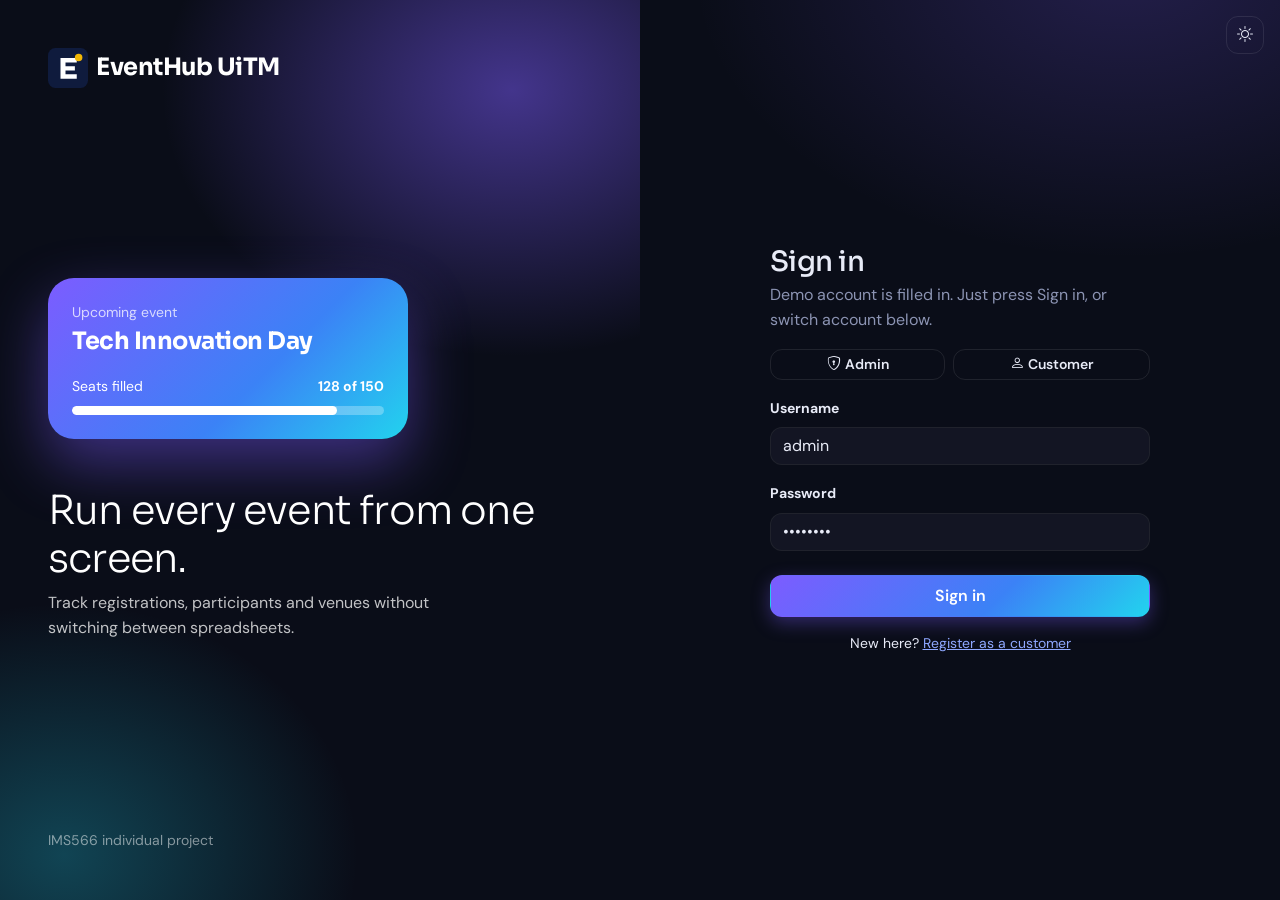
<file: index.html>
<!DOCTYPE html>
<html lang="en">
<head>
<!-- PAGE: Login -->
<meta charset="utf-8"><meta name="viewport" content="width=device-width,initial-scale=1">
<title>Login | EventHub UiTM</title>
<link rel="icon" type="image/svg+xml" href="assets/icons/favicon.svg">
<link rel="icon" type="image/png" sizes="32x32" href="assets/icons/favicon-32.png">
<link rel="apple-touch-icon" href="assets/icons/apple-touch-icon.png">
<link href="https://cdn.jsdelivr.net/npm/bootstrap@5.3.3/dist/css/bootstrap.min.css" rel="stylesheet">
<link href="https://cdn.jsdelivr.net/npm/bootstrap-icons@1.11.3/font/bootstrap-icons.min.css" rel="stylesheet">
<link href="https://fonts.googleapis.com/css2?family=Sora:wght@500;600;700;800&family=DM+Sans:wght@400;500;700&family=Inter:wght@500;600;700&display=swap" rel="stylesheet">
<link href="css/style.css" rel="stylesheet">
<script src="js/theme.js"></script>
</head>
<body>
<div class="row g-0 min-vh-100">
  <!-- Left panel (hidden on phone) -->
  <div class="col-md-6 login-side d-none d-md-flex flex-column justify-content-between p-5">
    <div class="d-flex align-items-center gap-2"><img src="assets/icons/favicon.svg" width="40" height="40" alt=""><span class="brand fs-4">EventHub UiTM</span></div>
    <div>
      <div class="demo-wallet mb-5"><div class="small opacity-75">Upcoming event</div><div class="brand fs-4 mb-3">Tech Innovation Day</div>
        <div class="d-flex justify-content-between small mb-2"><span>Seats filled</span><strong>128 of 150</strong></div><div class="mprog"><span style="--w:85%"></span></div></div>
      <h1 class="display-6 mb-2">Run every event from one screen.</h1>
      <p class="mb-0 opacity-75" style="max-width:40ch">Track registrations, participants and venues without switching between spreadsheets.</p>
    </div>
    <div class="small opacity-50">IMS566 individual project</div>
  </div>
  <!-- Login form: demo account is already filled in, just press Sign in -->
  <div class="col-md-6 d-flex align-items-center justify-content-center p-4 position-relative">
    <button class="btn btn-outline-secondary btn-icon position-absolute top-0 end-0 m-3" onclick="toggleTheme()" aria-label="Toggle dark mode" title="Dark / light mode"><i class="bi bi-moon-stars t-light"></i><i class="bi bi-sun t-dark"></i></button>
    <form id="lf" class="w-100" style="max-width:380px" novalidate>
      <img class="d-md-none mb-3" src="assets/icons/favicon.svg" width="44" alt="">
      <h2 class="h3 mb-1">Sign in</h2>
      <p class="text-body-secondary mb-3">Demo account is filled in. Just press Sign in, or switch account below.</p>
      <div class="d-flex gap-2 mb-3"><button type="button" class="btn btn-sm btn-outline-secondary flex-fill" onclick="fill('admin', 'admin123')"><i class="bi bi-shield-lock me-1"></i>Admin</button><button type="button" class="btn btn-sm btn-outline-secondary flex-fill" onclick="fill('customer', 'customer123')"><i class="bi bi-person me-1"></i>Customer</button></div>
      <div class="alert alert-danger d-none" id="err" role="alert">Wrong username or password. Try again, or <a href="register.html" class="alert-link">create a customer account</a>.</div>
      <div class="mb-3"><label class="form-label fw-bold small" for="user">Username</label><input id="user" class="form-control" autocomplete="username" value="admin" required></div>
      <div class="mb-4"><label class="form-label fw-bold small" for="pass">Password</label><input id="pass" type="password" class="form-control" autocomplete="current-password" value="admin123" required></div>
      <button class="btn btn-primary w-100 py-2">Sign in</button>
      <p class="text-center small mt-3 mb-0">New here? <a href="register.html">Register as a customer</a></p>
    </form>
  </div>
</div>
<script src="js/data.js"></script><script src="js/login.js"></script>
</body>
</html>
</file>
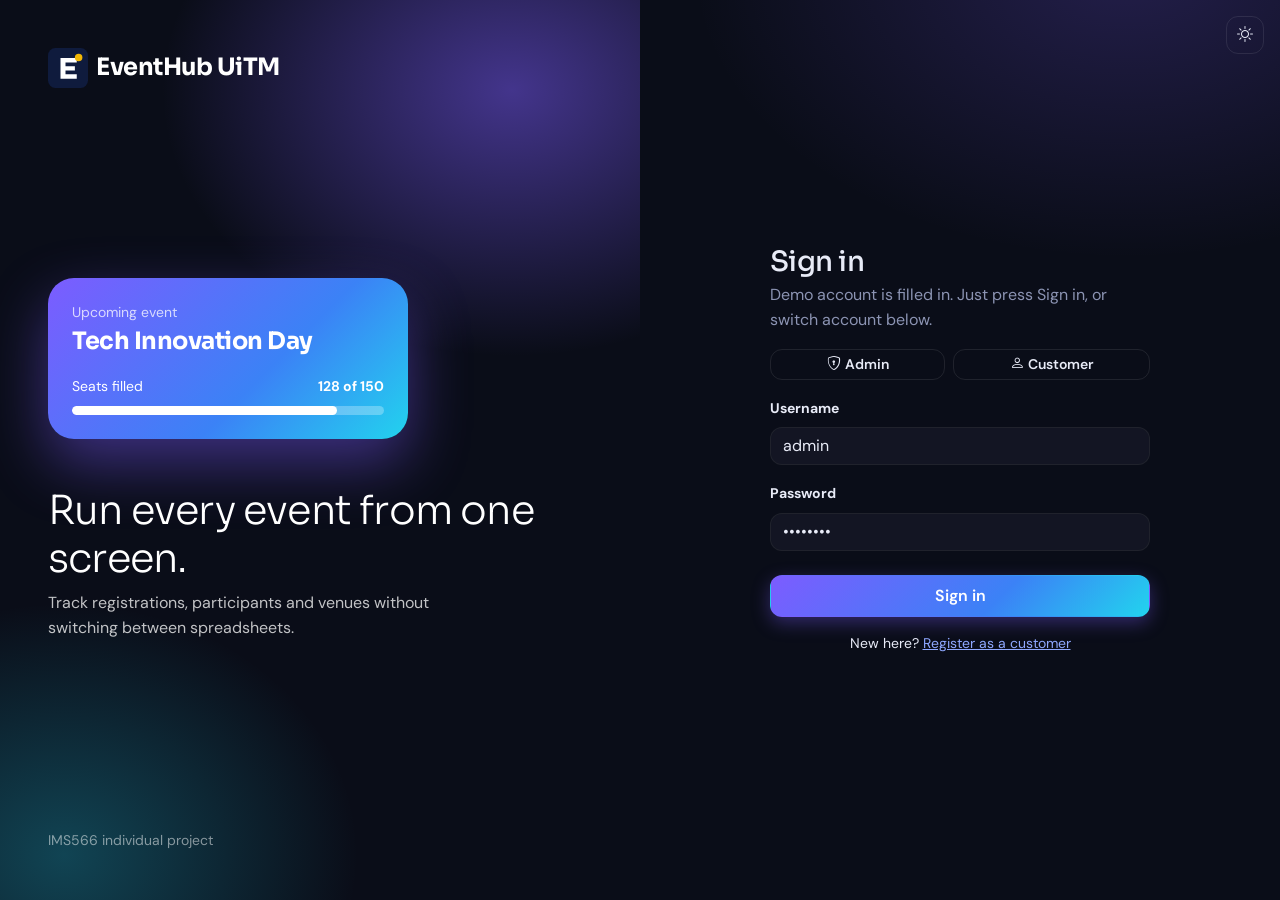
<file: event-details.html>
<!DOCTYPE html>
<html lang="en">
<head>
<!-- PAGE: Event details -->
<meta charset="utf-8"><meta name="viewport" content="width=device-width,initial-scale=1">
<title>Event details | EventHub UiTM</title>
<link rel="icon" type="image/svg+xml" href="assets/icons/favicon.svg">
<link rel="icon" type="image/png" sizes="32x32" href="assets/icons/favicon-32.png">
<link rel="apple-touch-icon" href="assets/icons/apple-touch-icon.png">
<link href="https://cdn.jsdelivr.net/npm/bootstrap@5.3.3/dist/css/bootstrap.min.css" rel="stylesheet">
<link href="https://cdn.jsdelivr.net/npm/bootstrap-icons@1.11.3/font/bootstrap-icons.min.css" rel="stylesheet">
<link href="https://fonts.googleapis.com/css2?family=Sora:wght@500;600;700;800&family=DM+Sans:wght@400;500;700&family=Inter:wght@500;600;700&display=swap" rel="stylesheet">
<link href="css/style.css" rel="stylesheet">
<script src="js/theme.js"></script>
</head>
<body data-page="events">
<!-- SIDEBAR (built by js/app.js) -->
<div id="nav"></div>
<!-- MAIN CONTENT -->
<main class="container py-4">
<div class="d-flex flex-wrap gap-2 mb-4" id="actions"></div>
<div id="d"></div>
</main>
<!-- FOOTER (built by js/app.js) -->
<div id="foot"></div>
<!-- SCRIPTS -->
<script src="https://cdn.jsdelivr.net/npm/bootstrap@5.3.3/dist/js/bootstrap.bundle.min.js"></script>
<script src="js/data.js"></script><script src="js/app.js"></script><script src="js/event-details.js"></script>
</body>
</html>
</file>
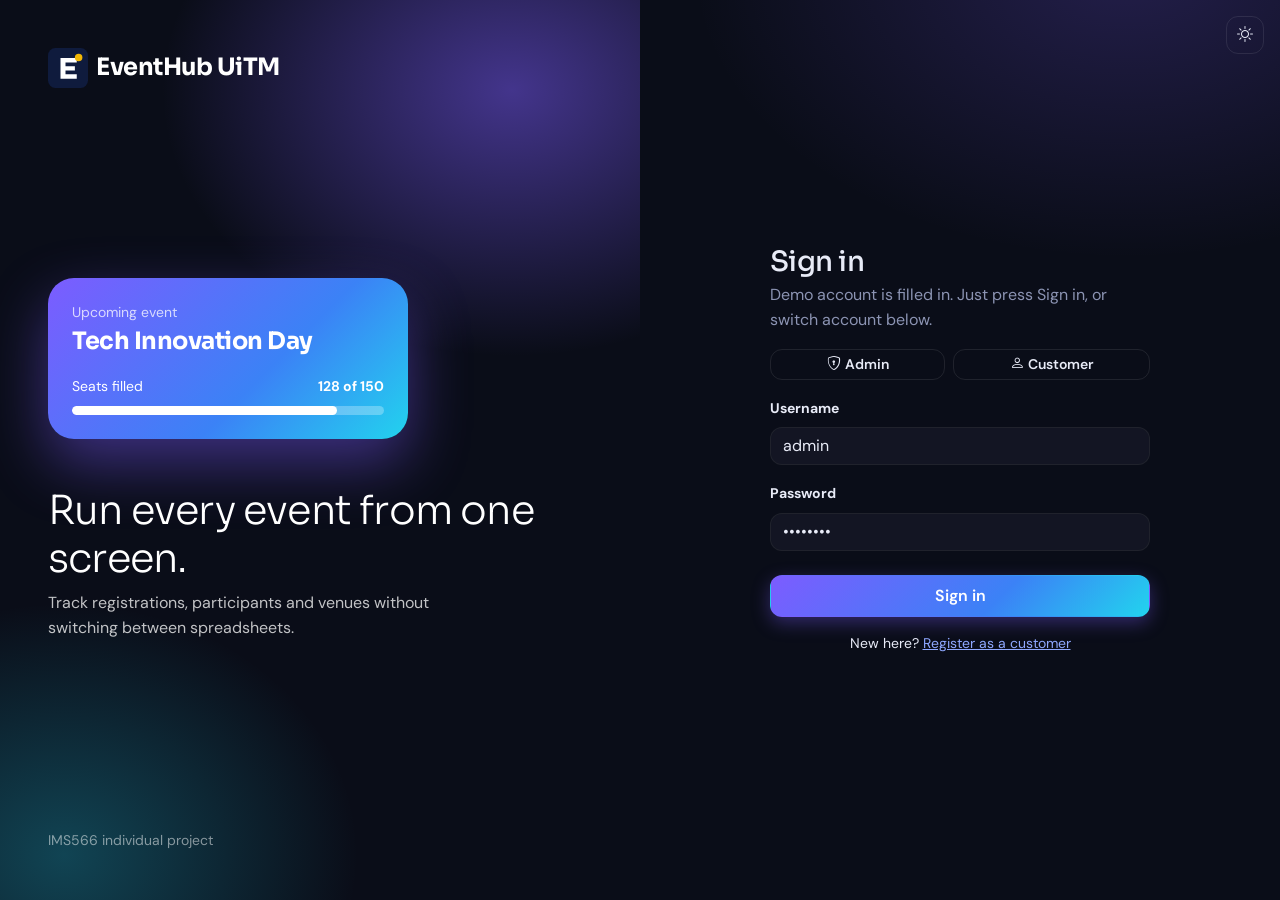
<file: events.html>
<!DOCTYPE html>
<html lang="en">
<head>
<!-- PAGE: Events -->
<meta charset="utf-8"><meta name="viewport" content="width=device-width,initial-scale=1">
<title>Events | EventHub UiTM</title>
<link rel="icon" type="image/svg+xml" href="assets/icons/favicon.svg">
<link rel="icon" type="image/png" sizes="32x32" href="assets/icons/favicon-32.png">
<link rel="apple-touch-icon" href="assets/icons/apple-touch-icon.png">
<link href="https://cdn.jsdelivr.net/npm/bootstrap@5.3.3/dist/css/bootstrap.min.css" rel="stylesheet">
<link href="https://cdn.jsdelivr.net/npm/bootstrap-icons@1.11.3/font/bootstrap-icons.min.css" rel="stylesheet">
<link href="https://fonts.googleapis.com/css2?family=Sora:wght@500;600;700;800&family=DM+Sans:wght@400;500;700&family=Inter:wght@500;600;700&display=swap" rel="stylesheet">
<link href="css/style.css" rel="stylesheet">
<script src="js/theme.js"></script>
</head>
<body data-page="events">
<!-- SIDEBAR (built by js/app.js) -->
<div id="nav"></div>
<!-- MAIN CONTENT -->
<main class="container py-4">
<div class="sbar d-flex flex-wrap align-items-center gap-2 mb-4">
  <select id="by" class="form-select" data-all="Search events, categories, venues or dates" onchange="byChange()"><option value="all">All fields</option><option value="name">Event name</option><option value="category">Category</option><option value="date">Date</option><option value="venue">Venue</option></select>
  <div class="position-relative flex-grow-1" style="min-width:200px"><i class="bi bi-search search-ico"></i><input id="q" type="text" class="form-control ps-5" placeholder="Search events, categories, venues or dates" oninput="render()"></div>
  <div id="vtWrap"></div><button class="btn btn-primary admin-only" onclick="crd.add()"><i class="bi bi-plus-lg me-1"></i> Add event</button>
</div>
<div id="list"></div>
</main>
<!-- FOOTER (built by js/app.js) -->
<div id="foot"></div>
<!-- SCRIPTS -->
<script src="https://cdn.jsdelivr.net/npm/bootstrap@5.3.3/dist/js/bootstrap.bundle.min.js"></script>
<script src="js/data.js"></script><script src="js/app.js"></script><script src="js/crud.js"></script><script src="js/events.js"></script>
</body>
</html>
</file>
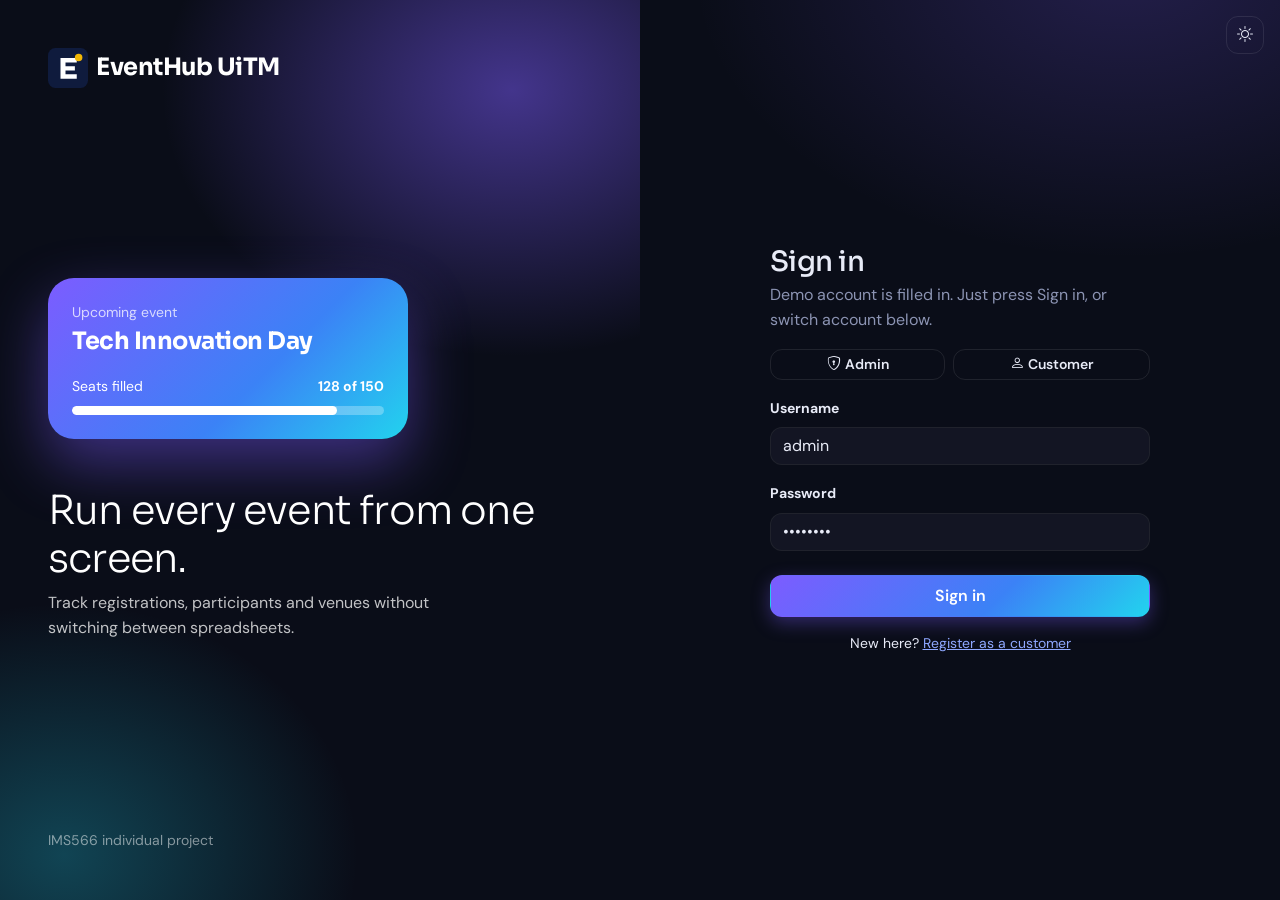
<file: participants.html>
<!DOCTYPE html>
<html lang="en">
<head>
<!-- PAGE: Participants (admin) / My registrations (customer) -->
<meta charset="utf-8"><meta name="viewport" content="width=device-width,initial-scale=1">
<title>Participants | EventHub UiTM</title>
<link rel="icon" type="image/svg+xml" href="assets/icons/favicon.svg">
<link rel="icon" type="image/png" sizes="32x32" href="assets/icons/favicon-32.png">
<link rel="apple-touch-icon" href="assets/icons/apple-touch-icon.png">
<link href="https://cdn.jsdelivr.net/npm/bootstrap@5.3.3/dist/css/bootstrap.min.css" rel="stylesheet">
<link href="https://cdn.jsdelivr.net/npm/bootstrap-icons@1.11.3/font/bootstrap-icons.min.css" rel="stylesheet">
<link href="https://fonts.googleapis.com/css2?family=Sora:wght@500;600;700;800&family=DM+Sans:wght@400;500;700&family=Inter:wght@500;600;700&display=swap" rel="stylesheet">
<link href="css/style.css" rel="stylesheet">
<script src="js/theme.js"></script>
</head>
<body data-page="participants">
<!-- SIDEBAR (built by js/app.js) -->
<div id="nav"></div>
<!-- MAIN CONTENT -->
<main class="container py-4">
<div class="sbar d-flex flex-wrap align-items-center gap-2 mb-4">
  <select id="by" class="form-select" data-all="Search ID, name, event, date or status" onchange="byChange()"><option value="all">All fields</option><option value="id">ID</option><option value="name">Name</option><option value="event">Event</option><option value="date">Date</option><option value="status">Status</option></select>
  <div class="position-relative flex-grow-1" style="min-width:200px"><i class="bi bi-search search-ico"></i><input id="q" type="text" class="form-control ps-5" placeholder="Search ID, name, event, date or status" oninput="render()"></div>
  <button class="btn btn-primary admin-only" onclick="crd.add()"><i class="bi bi-plus-lg me-1"></i> Add participant</button>
</div>
<div class="sec-head"><span class="sh-no"></span><span class="sh-ico"><i class="bi bi-people"></i></span><div class="sh-text"><h2 id="ttl">Registrations</h2><p><span id="pnote">All registrations</span></p></div><span class="sh-count" id="pcount">0</span><span class="sh-line"></span></div>
<div class="card overflow-hidden"><div class="table-responsive"><table class="table table-hover align-middle mb-0"><thead><tr id="thead"></tr></thead><tbody id="rows"></tbody></table></div></div>
</main>
<!-- FOOTER (built by js/app.js) -->
<div id="foot"></div>
<!-- SCRIPTS -->
<script src="https://cdn.jsdelivr.net/npm/bootstrap@5.3.3/dist/js/bootstrap.bundle.min.js"></script>
<script src="js/data.js"></script><script src="js/app.js"></script><script src="js/crud.js"></script><script src="js/participants.js"></script>
</body>
</html>
</file>
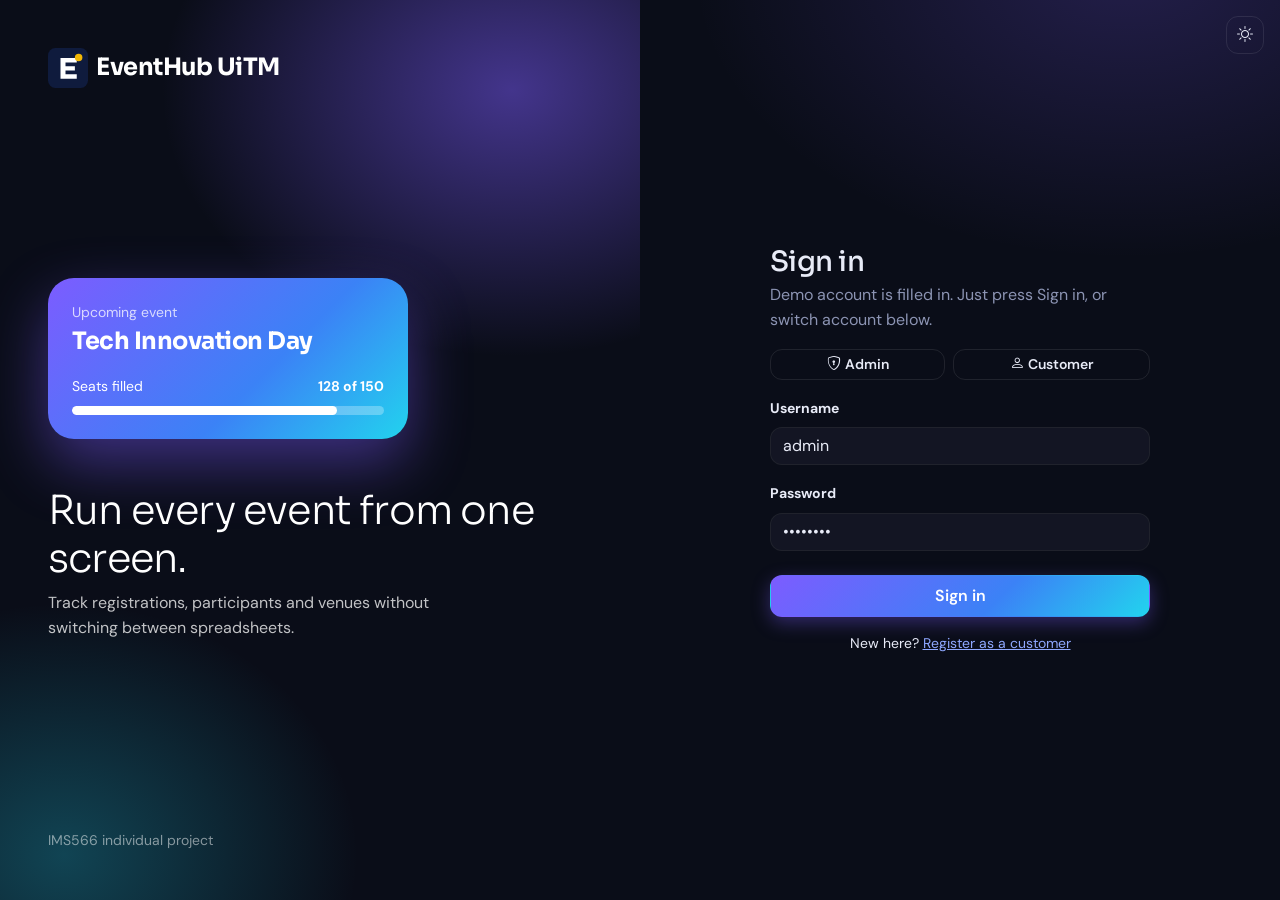
<file: profile.html>
<!DOCTYPE html>
<html lang="en">
<head>
<!-- PAGE: Profile -->
<meta charset="utf-8"><meta name="viewport" content="width=device-width,initial-scale=1">
<title>Profile | EventHub UiTM</title>
<link rel="icon" type="image/svg+xml" href="assets/icons/favicon.svg">
<link rel="icon" type="image/png" sizes="32x32" href="assets/icons/favicon-32.png">
<link rel="apple-touch-icon" href="assets/icons/apple-touch-icon.png">
<link href="https://cdn.jsdelivr.net/npm/bootstrap@5.3.3/dist/css/bootstrap.min.css" rel="stylesheet">
<link href="https://cdn.jsdelivr.net/npm/bootstrap-icons@1.11.3/font/bootstrap-icons.min.css" rel="stylesheet">
<link href="https://fonts.googleapis.com/css2?family=Sora:wght@500;600;700;800&family=DM+Sans:wght@400;500;700&family=Inter:wght@500;600;700&display=swap" rel="stylesheet">
<link href="css/style.css" rel="stylesheet">
<script src="js/theme.js"></script>
</head>
<body data-page="profile">
<!-- SIDEBAR (built by js/app.js) -->
<div id="nav"></div>
<!-- MAIN CONTENT -->
<main class="container py-4">
<div class="row g-3">
  <div class="col-lg-7">
    <div class="sec-head"><span class="sh-no"></span><span class="sh-ico"><i class="bi bi-person-gear"></i></span><div class="sh-text"><h2>Account settings</h2><p>Update your name, email and phone</p></div><span class="sh-line"></span></div>
    <div class="card"><div class="card-body p-4"><div class="d-flex align-items-center gap-3 mb-4"><div class="avatar" id="av"></div><div class="small text-body-secondary">Shown on your dashboard greeting.</div></div>
    <form id="pf" novalidate>
      <div class="mb-3"><label class="form-label fw-bold small" for="pn">Name</label><input id="pn" class="form-control" required></div>
      <div class="mb-3"><label class="form-label fw-bold small" for="pe">Email</label><input id="pe" type="email" class="form-control" required></div>
      <div class="mb-3"><label class="form-label fw-bold small" for="pph">Phone number</label><input id="pph" type="tel" class="form-control" pattern="[0-9 +\-]{9,15}" placeholder="012-3456789" required><div class="invalid-feedback">Enter a valid phone number, for example 012-3456789.</div></div>
      <div class="mb-3"><label class="form-label fw-bold small" for="pr">Role</label><input id="pr" class="form-control" readonly></div>
      <button class="btn btn-primary">Save profile</button></form></div></div>
  </div>
  <div class="col-lg-5">
    <div class="sec-head"><span class="sh-no"></span><span class="sh-ico"><i class="bi bi-database-gear"></i></span><div class="sh-text"><h2 id="dtitle">Sample data</h2><p>Restore or clear the data in this browser</p></div><span class="sh-line"></span></div>
    <div class="card"><div class="card-body p-4"><p class="text-body-secondary" id="dnote">All records are saved in this browser only. Restore the sample data to test, or clear everything to enter your own.</p>
      <div class="d-flex flex-wrap gap-2"><button id="reset" class="btn btn-outline-primary"><i class="bi bi-arrow-counterclockwise me-1"></i>Restore sample data</button><button id="clear" class="btn btn-outline-danger"><i class="bi bi-trash me-1"></i>Clear all data</button></div></div></div>
  </div>
</div>
</main>
<!-- FOOTER (built by js/app.js) -->
<div id="foot"></div>
<!-- SCRIPTS -->
<script src="https://cdn.jsdelivr.net/npm/bootstrap@5.3.3/dist/js/bootstrap.bundle.min.js"></script>
<script src="js/data.js"></script><script src="js/app.js"></script><script src="js/profile.js"></script>
</body>
</html>
</file>
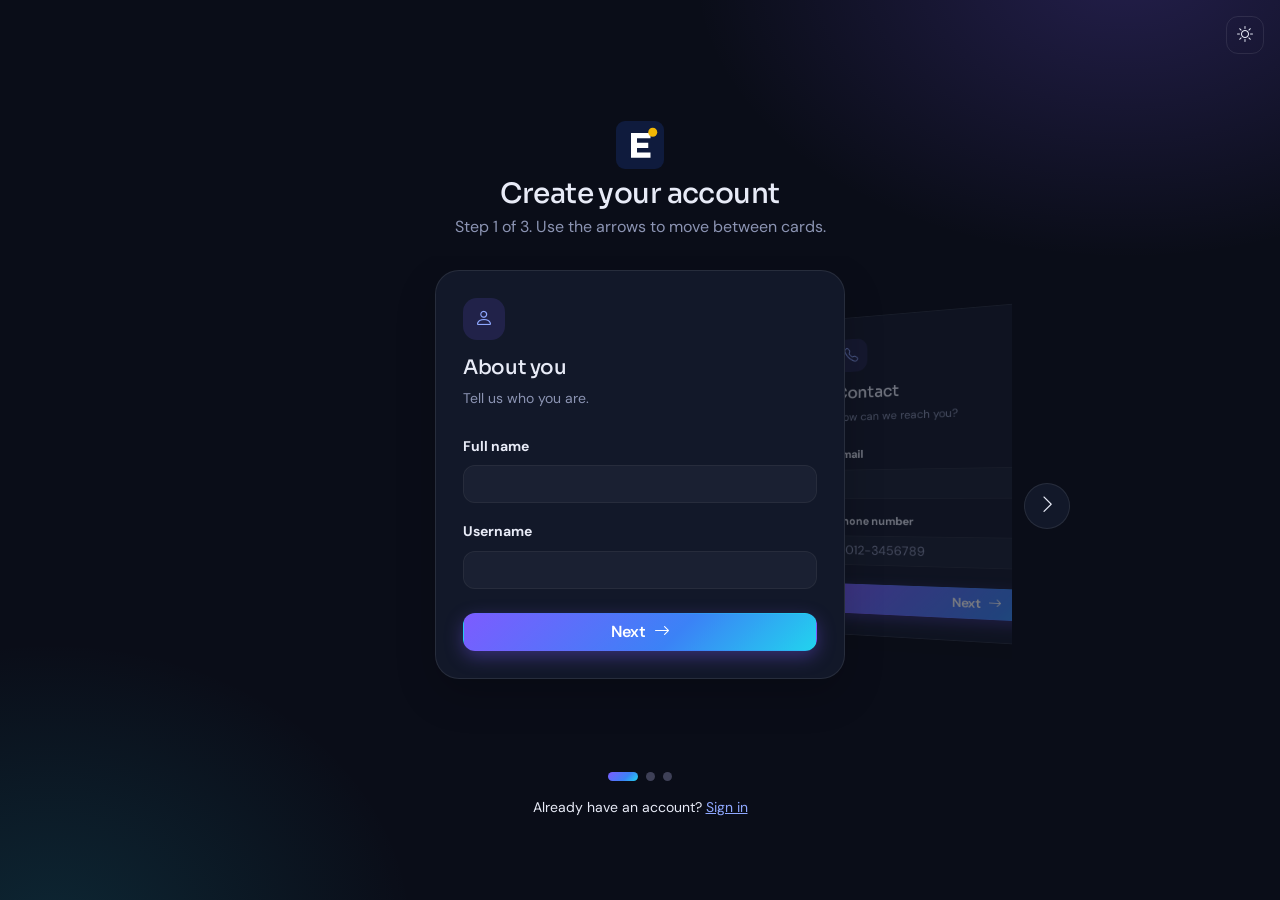
<file: register.html>
<!DOCTYPE html>
<html lang="en">
<head>
<!-- PAGE: Login -->
<meta charset="utf-8"><meta name="viewport" content="width=device-width,initial-scale=1">
<title>Register | EventHub UiTM</title>
<link rel="icon" type="image/svg+xml" href="assets/icons/favicon.svg">
<link rel="icon" type="image/png" sizes="32x32" href="assets/icons/favicon-32.png">
<link rel="apple-touch-icon" href="assets/icons/apple-touch-icon.png">
<link href="https://cdn.jsdelivr.net/npm/bootstrap@5.3.3/dist/css/bootstrap.min.css" rel="stylesheet">
<link href="https://cdn.jsdelivr.net/npm/bootstrap-icons@1.11.3/font/bootstrap-icons.min.css" rel="stylesheet">
<link href="https://fonts.googleapis.com/css2?family=Sora:wght@500;600;700;800&family=DM+Sans:wght@400;500;700&family=Inter:wght@500;600;700&display=swap" rel="stylesheet">
<link href="css/style.css" rel="stylesheet">
<script src="js/theme.js"></script>
</head>
<body>
<button class="btn btn-outline-secondary btn-icon position-absolute top-0 end-0 m-3" onclick="toggleTheme()" aria-label="Toggle dark mode" title="Dark / light mode"><i class="bi bi-moon-stars t-light"></i><i class="bi bi-sun t-dark"></i></button>
<main class="reg-wrap">
  <div class="text-center mb-3"><img src="assets/icons/favicon.svg" width="48" height="48" alt=""><h1 class="h3 mt-2 mb-1">Create your account</h1><div class="text-body-secondary">Step <span id="rstep">1</span> of 3. Use the arrows to move between cards.</div></div>
  <div class="alert alert-danger d-none" id="err" role="alert" style="max-width:410px;width:100%"></div>
  <!-- Slideshow of 3 cards. The active card tilts when the cursor moves over it. -->
  <div class="rstage">
    <button type="button" class="r-arrow prev" id="rprev" onclick="go(-1)" aria-label="Previous step"><i class="bi bi-chevron-left"></i></button>
    <form id="rf" class="rtrack" novalidate>
      <div class="rcard"><div class="tilt">
        <div class="ico mb-3"><i class="bi bi-person"></i></div><h2 class="h5">About you</h2><p class="small text-body-secondary mb-4">Tell us who you are.</p>
        <div class="mb-3"><label class="form-label fw-bold small" for="name">Full name</label><input id="name" class="form-control" required></div>
        <div class="mb-4"><label class="form-label fw-bold small" for="user">Username</label><input id="user" class="form-control" autocomplete="username" minlength="3" required></div>
        <button type="button" class="btn btn-primary w-100" onclick="go(1)">Next <i class="bi bi-arrow-right ms-1"></i></button>
      </div></div>
      <div class="rcard"><div class="tilt">
        <div class="ico mb-3"><i class="bi bi-telephone"></i></div><h2 class="h5">Contact</h2><p class="small text-body-secondary mb-4">How can we reach you?</p>
        <div class="mb-3"><label class="form-label fw-bold small" for="email">Email</label><input id="email" type="email" class="form-control" required></div>
        <div class="mb-4"><label class="form-label fw-bold small" for="phone">Phone number</label><input id="phone" type="tel" class="form-control" pattern="[0-9 +\-]{9,15}" placeholder="012-3456789" required></div>
        <button type="button" class="btn btn-primary w-100" onclick="go(1)">Next <i class="bi bi-arrow-right ms-1"></i></button>
      </div></div>
      <div class="rcard"><div class="tilt">
        <div class="ico mb-3"><i class="bi bi-shield-lock"></i></div><h2 class="h5">Password</h2><p class="small text-body-secondary mb-4">Keep your account safe.</p>
        <div class="mb-3"><label class="form-label fw-bold small" for="pass">Password</label><input id="pass" type="password" class="form-control" minlength="6" autocomplete="new-password" required></div>
        <div class="mb-4"><label class="form-label fw-bold small" for="pass2">Confirm password</label><input id="pass2" type="password" class="form-control" autocomplete="new-password" required></div>
        <button class="btn btn-primary w-100">Create account</button>
      </div></div>
    </form>
    <button type="button" class="r-arrow next" id="rnext" onclick="go(1)" aria-label="Next step"><i class="bi bi-chevron-right"></i></button>
  </div>
  <div class="rdots" id="rdots"></div>
  <p class="text-center small mt-3 mb-0">Already have an account? <a href="index.html">Sign in</a></p>
</main>
<script src="js/data.js"></script><script src="js/register.js"></script>
</body>
</html>
</file>
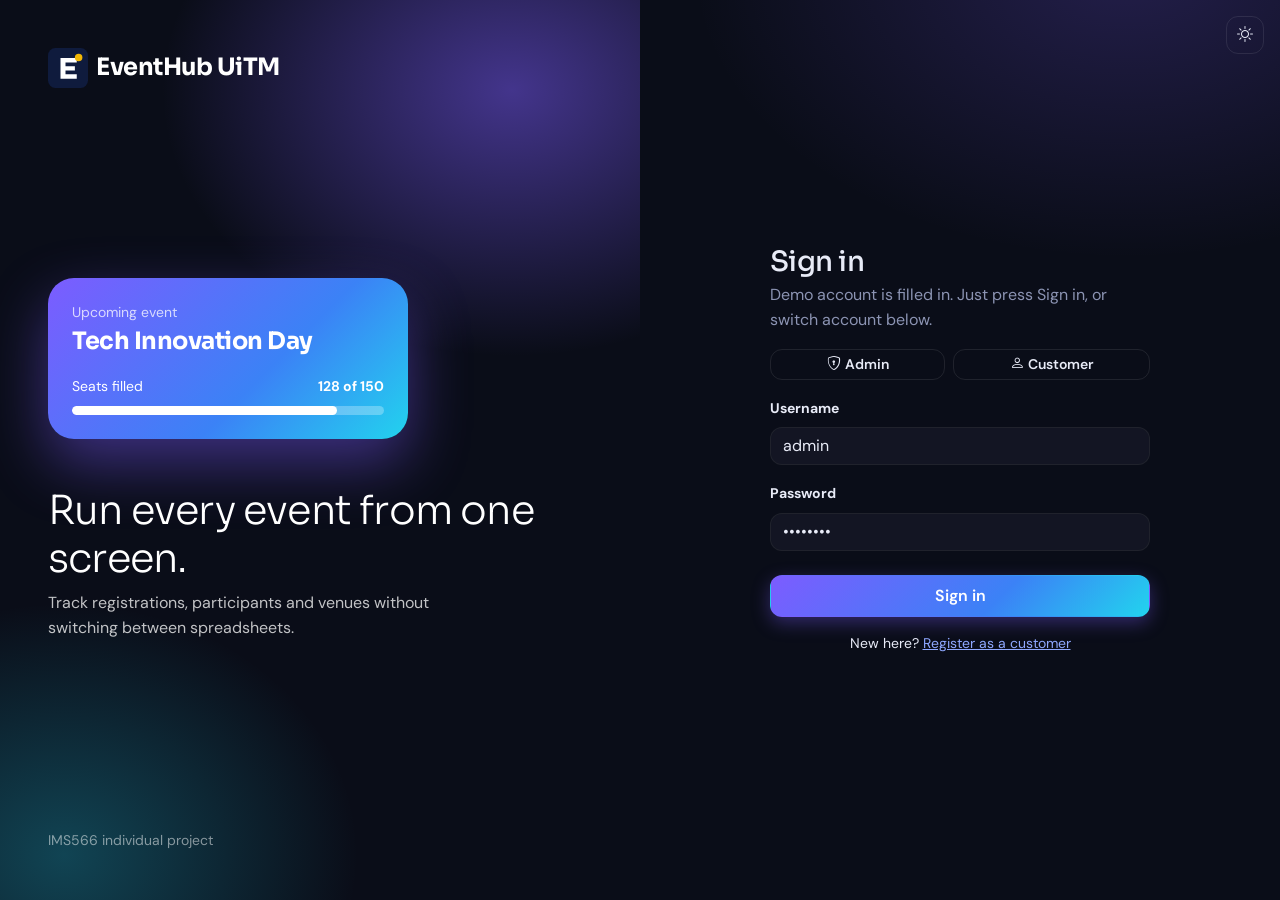
<file: venues.html>
<!DOCTYPE html>
<html lang="en">
<head>
<!-- PAGE: Venues -->
<meta charset="utf-8"><meta name="viewport" content="width=device-width,initial-scale=1">
<title>Venues | EventHub UiTM</title>
<link rel="icon" type="image/svg+xml" href="assets/icons/favicon.svg">
<link rel="icon" type="image/png" sizes="32x32" href="assets/icons/favicon-32.png">
<link rel="apple-touch-icon" href="assets/icons/apple-touch-icon.png">
<link href="https://cdn.jsdelivr.net/npm/bootstrap@5.3.3/dist/css/bootstrap.min.css" rel="stylesheet">
<link href="https://cdn.jsdelivr.net/npm/bootstrap-icons@1.11.3/font/bootstrap-icons.min.css" rel="stylesheet">
<link href="https://fonts.googleapis.com/css2?family=Sora:wght@500;600;700;800&family=DM+Sans:wght@400;500;700&family=Inter:wght@500;600;700&display=swap" rel="stylesheet">
<link href="css/style.css" rel="stylesheet">
<script src="js/theme.js"></script>
</head>
<body data-page="venues">
<!-- SIDEBAR (built by js/app.js) -->
<div id="nav"></div>
<!-- MAIN CONTENT -->
<main class="container py-4">
<div class="d-flex flex-wrap justify-content-end align-items-center gap-2 mb-4"><div id="vtWrap"></div><button class="btn btn-primary admin-only" onclick="crd.add()"><i class="bi bi-plus-lg me-1"></i> Add venue</button></div>
<div id="list"></div>
</main>
<!-- FOOTER (built by js/app.js) -->
<div id="foot"></div>
<!-- SCRIPTS -->
<script src="https://cdn.jsdelivr.net/npm/bootstrap@5.3.3/dist/js/bootstrap.bundle.min.js"></script>
<script src="js/data.js"></script><script src="js/app.js"></script><script src="js/crud.js"></script><script src="js/venues.js"></script>
</body>
</html>
</file>
<file: css/style.css>
/* ==========================================================
   css/style.css  (all custom styles; Bootstrap comes from CDN)
   Look: crypto-wallet dashboard. Dark glass cards, violet to cyan
   gradients, glow background. Light mode is also available.

   1. Colours         6. Status tags        11. Footer
   2. Base            7. Summary + scores   12. Login / Profile
   3. Components      8. Tiles + list       13. Extras (role, motion)
   4. Sidebar         9. Search + toggle
   5. Layout + top bar 10. Tables
   ========================================================== */


/* ===== 1. COLOURS (change colours here) ===== */
:root {
  --eh-violet: #7c5cff;
  --eh-cyan: #22d3ee;
  --eh-grad: linear-gradient(135deg, #7c5cff, #3b82f6 60%, #22d3ee);   /* main gradient: buttons, active menu, bars */
}
[data-bs-theme=dark] {
  --bs-body-bg: #0a0d18;                 /* page background */
  --bs-body-color: #e8ebf7;              /* text */
  --bs-border-color: rgba(255,255,255,.09);
  --bs-secondary-color: #8c94b3;         /* muted text */
  --eh-card: rgba(22,28,48,.72);         /* glass cards */
  --eh-card-solid: #121829;              /* modals */
  --eh-side: #0e1325;                    /* sidebar and top bar */
  --eh-link: #8fa8ff;
  --eh-glow1: rgba(124,92,255,.22);      /* background glows */
  --eh-glow2: rgba(34,211,238,.13);
}
[data-bs-theme=light] {
  --bs-body-bg: #eef0fa;
  --bs-body-color: #141a33;
  --bs-border-color: rgba(20,26,51,.1);
  --bs-secondary-color: #667090;
  --eh-card: rgba(255,255,255,.88);
  --eh-card-solid: #fff;
  --eh-side: #fff;
  --eh-link: #5b3df5;
  --eh-glow1: rgba(124,92,255,.15);
  --eh-glow2: rgba(34,211,238,.12);
}


/* ===== 2. BASE ===== */
body { font-family: 'DM Sans', sans-serif; line-height: 1.55;
  background-image: radial-gradient(620px 420px at 88% -4%, var(--eh-glow1), transparent 70%), radial-gradient(520px 420px at 4% 104%, var(--eh-glow2), transparent 70%); background-attachment: fixed; }   /* soft glow behind everything */
h1, h2, h3, h4, h5, h6, .brand { font-family: Sora, sans-serif; font-weight: 700; letter-spacing: -.02em; }
a { color: var(--eh-link); }


/* ===== 3. COMPONENTS ===== */
.card { background: var(--eh-card); --bs-card-bg: transparent; backdrop-filter: blur(14px); border: 1px solid var(--bs-border-color); border-radius: 22px; }   /* glass card */
.modal-content { background: var(--eh-card-solid); border: 1px solid var(--bs-border-color); border-radius: 22px; }
.form-control, .form-select { border-radius: 12px; background-color: rgba(127,127,165,.08); border-color: var(--bs-border-color); }
.form-control:focus, .form-select:focus { border-color: var(--eh-violet); box-shadow: 0 0 0 .2rem rgba(124,92,255,.28); }

/* Buttons: lift on hover, press on click, ripple on click (js/theme.js), glow on the main button */
.btn { border-radius: 12px; font-weight: 600; position: relative; overflow: hidden; transition: transform .15s, box-shadow .2s, background-color .2s, border-color .2s, filter .2s; }
.btn:hover { transform: translateY(-2px); }
.btn:active { transform: translateY(0) scale(.96); }
.btn:disabled, .btn.disabled { transform: none; opacity: .5; }
.btn-primary { --bs-btn-bg: transparent; --bs-btn-border-color: transparent; --bs-btn-hover-bg: transparent; --bs-btn-hover-border-color: transparent; --bs-btn-active-bg: transparent; --bs-btn-active-border-color: transparent; --bs-btn-color: #fff; --bs-btn-hover-color: #fff; --bs-btn-active-color: #fff;
  background-image: var(--eh-grad); box-shadow: 0 6px 18px rgba(124,92,255,.35); }
.btn-primary:hover { box-shadow: 0 10px 26px rgba(124,92,255,.55); filter: brightness(1.1); }
.btn-outline-primary { --bs-btn-color: var(--eh-link); --bs-btn-border-color: rgba(124,92,255,.5); --bs-btn-hover-bg: rgba(124,92,255,.16); --bs-btn-hover-border-color: var(--eh-violet); --bs-btn-hover-color: var(--bs-body-color); --bs-btn-active-bg: rgba(124,92,255,.28); --bs-btn-active-color: var(--bs-body-color); }
.btn-outline-secondary { --bs-btn-color: var(--bs-body-color); --bs-btn-border-color: var(--bs-border-color); --bs-btn-hover-bg: rgba(124,92,255,.14); --bs-btn-hover-border-color: var(--eh-violet); --bs-btn-hover-color: var(--bs-body-color); --bs-btn-active-bg: rgba(124,92,255,.26); --bs-btn-active-color: var(--bs-body-color); --bs-btn-active-border-color: var(--eh-violet); }
.btn-outline-danger { --bs-btn-hover-bg: #ef4444; --bs-btn-hover-border-color: #ef4444; }
.btn-icon { width: 38px; height: 38px; padding: 0; display: inline-grid; place-items: center; }   /* square icon button */
.ripple { position: absolute; border-radius: 50%; background: rgba(255,255,255,.35); transform: scale(0); animation: rip .6s ease-out; pointer-events: none; }
@keyframes rip { to { transform: scale(4); opacity: 0; } }
.text-bg-success { background: #059669 !important; }   /* success popup */


/* Same page header and section title on every page */
.page-head { display: flex; flex-wrap: wrap; justify-content: space-between; align-items: center; gap: 1rem; margin-bottom: 1.5rem; }
.page-head h1 { margin: 0; }
.page-head .sub { color: var(--bs-secondary-color); }
.sec-title { font-size: 1.1rem; margin-bottom: 1rem; }
.chart-box { position: relative; flex: 1 1 0; min-height: 300px; overflow: hidden; }   /* fills the card, so it is as tall as the scores card next to it */
@media (max-width: 575px) { .chart-box { min-height: 250px; } }


/* One heading per content block. Numbered marker, gradient icon, title, subtitle, count and a line with a moving shine.
   Clickable ones (.grp) collapse their group. Numbers come from a CSS counter, so they follow the page order. */
main { counter-reset: sec; }
.sec-head { counter-increment: sec; display: flex; align-items: center; gap: .9rem; margin: 2rem 0 1rem; animation: pop .5s cubic-bezier(.22,1,.36,1) both; }
main > .sec-head:first-child, .grp:first-child > .sec-head, .col-lg-5 > .sec-head, .col-lg-7 > .sec-head, .col-lg-6 > .sec-head, #d > .sec-head:first-child, .sbar + .sec-head { margin-top: 0; }   /* only the first heading on a page has no top space */
.grp + .grp { margin-top: 2.25rem; }   /* space between groups */
.sh-no::before { content: counter(sec, decimal-leading-zero); font: 700 .8rem Sora, sans-serif; letter-spacing: .08em; background: var(--eh-grad); -webkit-background-clip: text; background-clip: text; color: transparent; }
.sh-ico { position: relative; width: 44px; height: 44px; border-radius: 15px; display: grid; place-items: center; background: var(--eh-grad); color: #fff; font-size: 1.2rem; flex: none; box-shadow: 0 8px 20px rgba(124,92,255,.38); transition: transform .25s; }
.sh-ico::after { content: ""; position: absolute; inset: -5px; border-radius: 19px; border: 1px solid rgba(124,92,255,.4); }   /* outer ring */
.sh-text { min-width: 0; }
.sh-text h2 { font-size: 1.25rem; margin: 0; }
.sh-text p { margin: 0; font-size: .85rem; color: var(--bs-secondary-color); }
.sh-count { padding: .15rem .75rem; border-radius: 99px; background: rgba(124,92,255,.15); color: var(--eh-link); font-weight: 700; font-size: .85rem; }
.sh-line { position: relative; overflow: hidden; flex: 1; height: 2px; min-width: 16px; border-radius: 2px; background: linear-gradient(90deg, var(--bs-border-color), transparent); }
.sh-line::after { content: ""; position: absolute; inset: 0; width: 30%; background: linear-gradient(90deg, transparent, var(--eh-violet), transparent); animation: sline 3.5s ease-in-out infinite; }
@keyframes sline { from { transform: translateX(-100%); } to { transform: translateX(400%); } }
.sec-head.clickable { cursor: pointer; user-select: none; }
.sec-head.clickable:hover .sh-ico { transform: scale(1.08) rotate(-4deg); }
.sh-chev { color: var(--bs-secondary-color); transition: transform .35s; }
.grp.closed .sh-chev { transform: rotate(-90deg); }
.grp-body { display: grid; grid-template-rows: 1fr; transition: grid-template-rows .4s cubic-bezier(.4,0,.2,1); }   /* smooth collapse */
.grp.closed .grp-body { grid-template-rows: 0fr; }
.grp-in { overflow: hidden; min-height: 0; margin-inline: -8px; }   /* no vertical margin here, so a collapsed group is fully hidden */
.grp-pad { padding: 8px; }   /* room for the hover lift and shadow of tiles */
.grp > .sec-head { margin-bottom: .5rem; }
@media (max-width: 575px) { .sec-head { gap: .7rem; } .sh-ico { width: 38px; height: 38px; font-size: 1.05rem; } .sh-text h2 { font-size: 1.1rem; } .sh-text p, .sh-no { display: none; } }
@media (prefers-reduced-motion: reduce) { .sh-line::after { animation: none; } }


/* ===== 4. SIDEBAR (collapsible: use the round handle on its edge) ===== */
#nav { position: sticky; top: 0; z-index: 1030; }   /* keeps the phone top bar visible */
.eh-top { display: flex; align-items: center; justify-content: space-between; padding: .7rem 1rem; background: var(--eh-side); border-bottom: 1px solid var(--bs-border-color); position: sticky; top: 0; z-index: 1030; }   /* phone top bar */
.eh-top a, .eh-brand { color: var(--bs-body-color); }
.eh-side { --bs-offcanvas-bg: var(--eh-side); --bs-offcanvas-color: var(--bs-body-color); }
.eh-side .nav-link { display: flex; align-items: center; gap: .85rem; color: var(--bs-secondary-color); font-weight: 500; padding: .75rem 1rem; border-radius: 14px; transition: all .2s; }   /* menu item */
.eh-side .nav-link i { font-size: 1.15rem; }
.eh-side .nav-link:hover { color: var(--bs-body-color); background: rgba(124,92,255,.13); transform: translateX(3px); }
.eh-side .nav-link.active { color: #fff; background: var(--eh-grad); box-shadow: 0 8px 20px rgba(124,92,255,.4); }   /* current page */
.avatar-sm { width: 38px; height: 38px; border-radius: 50%; background: var(--eh-grad); color: #fff; display: grid; place-items: center; font-weight: 700; flex: none; }
.side-hook { place-items: center; width: 28px; height: 28px; border-radius: 50%; border: 1px solid var(--bs-border-color); background: var(--eh-card-solid); color: var(--bs-body-color); cursor: pointer; transition: all .2s; }   /* the handle */
.side-hook:hover { background: var(--eh-grad); color: #fff; border-color: transparent; transform: scale(1.12); }


/* ===== 5. LAYOUT + TOP BAR (desktop: sidebar left, top bar, content) ===== */
.topbar { align-items: center; justify-content: space-between; height: 72px; padding: 0 2.5rem; background: color-mix(in srgb, var(--eh-side) 82%, transparent); backdrop-filter: blur(12px); border-bottom: 1px solid var(--bs-border-color); position: sticky; top: 0; z-index: 1020; }
.user-chip { display: flex; align-items: center; gap: .6rem; padding: .3rem .9rem .3rem .3rem; border: 1px solid var(--bs-border-color); border-radius: 999px; background: var(--eh-card); }
.t-dark { display: none; }   /* theme icons: moon in light mode, sun in dark mode */
[data-bs-theme=dark] .t-dark { display: inline; }
[data-bs-theme=dark] .t-light { display: none; }
@media (min-width: 992px) {
  body[data-page] { display: grid; grid-template-columns: 260px minmax(0, 1fr); grid-template-rows: auto 1fr auto; min-height: 100vh; transition: grid-template-columns .3s ease; }
  body.side-collapsed { grid-template-columns: 88px minmax(0, 1fr); }   /* collapsed: icons only */
  #nav { grid-column: 1; grid-row: 1 / 4; height: 100vh; position: sticky; top: 0; z-index: 1035; background: var(--eh-side); border-right: 1px solid var(--bs-border-color); }
  #nav .eh-side .offcanvas-body { height: 100vh; padding: 1.5rem 1rem; overflow: hidden auto; }
  .side-hook { position: absolute; top: 30px; right: -14px; z-index: 5; }
  body.side-collapsed .lbl { display: none; }
  body.side-collapsed .eh-side .nav-link { justify-content: center; padding: .75rem; }
  body.side-collapsed .eh-brand, body.side-collapsed .side-user { justify-content: center; }
  body.side-collapsed .side-hook i { transform: rotate(180deg); }
  .topbar { grid-column: 2; grid-row: 1; }
  body[data-page] main { grid-column: 2; grid-row: 2; width: 100%; max-width: 1240px; margin: 0 auto; padding: 1.75rem 2.5rem !important; }
  #foot { grid-column: 2; grid-row: 3; }
  #foot .container { max-width: 1240px; padding-inline: 2.5rem; }
}


/* ===== 6. STATUS TAGS ===== */
.tag { --c: #8c94b3; display: inline-block; padding: .22rem .7rem; border-radius: 20px; font-size: .75rem; font-weight: 600; color: var(--c); background: color-mix(in srgb, var(--c) 17%, transparent); }
.t-upcoming { --c: #9b86ff; } .t-completed { --c: #8c94b3; } .t-cancelled, .t-maintenance { --c: #f87171; }
.t-confirmed, .t-available { --c: #34d399; } .t-pending, .t-booked { --c: #fbbf24; }
[data-bs-theme=light] .t-upcoming { --c: #5b3df5; } [data-bs-theme=light] .t-completed { --c: #667090; }
[data-bs-theme=light] .t-cancelled, [data-bs-theme=light] .t-maintenance { --c: #dc2626; }
[data-bs-theme=light] .t-confirmed, [data-bs-theme=light] .t-available { --c: #059669; }
[data-bs-theme=light] .t-pending, [data-bs-theme=light] .t-booked { --c: #b45309; }
.ico { width: 42px; height: 42px; border-radius: 14px; background: rgba(124,92,255,.15); color: var(--eh-link); display: grid; place-items: center; font-size: 1.15rem; flex: none; }   /* round-square icon */


/* ===== 7. DASHBOARD: APPLE-STYLE SUMMARY + LIGHTHOUSE SCORES =====
   .stage = black slide area. One slide at a time, centred text, gradient number,
   and a pill with dots at the bottom (the active dot fills up, then the next slide shows). */
.stage { position: relative; overflow: hidden; background: #000; color: #f5f5f7; border-radius: 28px; height: clamp(430px, 46vw, 490px); outline: 0; touch-action: pan-y; user-select: none;
  font-family: Inter, -apple-system, 'SF Pro Display', 'Helvetica Neue', Arial, sans-serif; }
#slides { position: absolute; inset: 0; }
.slide { position: absolute; inset: 0; display: flex; flex-direction: column; align-items: center; justify-content: center; text-align: center; padding: 2.5rem 4.5rem 6rem; opacity: 0; visibility: hidden; transform: scale(.97) translateY(14px);
  transition: opacity .8s cubic-bezier(.28,.11,.32,1), transform .8s cubic-bezier(.28,.11,.32,1), visibility 0s .8s; }
.slide.on { opacity: 1; visibility: visible; transform: none; transition-delay: 0s; }
.slide::before { content: ""; position: absolute; width: min(520px, 90%); aspect-ratio: 1; border-radius: 50%; background: var(--g); filter: blur(120px); opacity: .26; }   /* soft glow behind the number */
.slide > * { position: relative; }
.slide .eyebrow { font-size: clamp(1.05rem, 2.2vw, 1.35rem); font-weight: 600; color: var(--a); }
.slide .big { font-size: clamp(5.5rem, 18vw, 11rem); font-weight: 700; letter-spacing: -.045em; line-height: 1.05; margin: .05em 0; background: var(--g); -webkit-background-clip: text; background-clip: text; color: transparent; }
.slide .sub { color: #a1a1a6; font-size: clamp(1.05rem, 2.2vw, 1.5rem); font-weight: 600; max-width: 34ch; line-height: 1.28; margin: 0; }
.slide .alink { margin-top: 1rem; color: #2997ff; font-size: 1.1rem; text-decoration: none; }
.slide .alink:hover { text-decoration: underline; }
.a1 { --g: linear-gradient(90deg, #64d2ff, #bf5af2); --a: #64d2ff; }
.a2 { --g: linear-gradient(90deg, #ff9f0a, #ff375f); --a: #ff9f0a; }
.a3 { --g: linear-gradient(90deg, #30d158, #64d2ff); --a: #30d158; }
.a4 { --g: linear-gradient(90deg, #bf5af2, #ff375f); --a: #bf5af2; }
.a5 { --g: linear-gradient(90deg, #5e5ce6, #64d2ff); --a: #64d2ff; }
.a6 { --g: linear-gradient(90deg, #ff375f, #ff9f0a); --a: #ff6482; }
.a7 { --g: linear-gradient(90deg, #30d158, #ffd60a); --a: #30d158; }
.slide .mid { font-size: clamp(3rem, 9vw, 5.5rem); font-weight: 700; letter-spacing: -.04em; line-height: 1.05; background: var(--g); -webkit-background-clip: text; background-clip: text; color: transparent; }
.slide .mid small { font-size: 1.15rem; font-weight: 600; letter-spacing: 0; margin-left: .5rem; -webkit-text-fill-color: #a1a1a6; }
.slide .sr { display: flex; align-items: center; justify-content: center; gap: 1.6rem; flex-wrap: wrap; margin-top: .5rem; }
.slide-chart { position: relative; width: 100%; max-width: 660px; height: 220px; margin-top: .6rem; }
.alist { width: 100%; max-width: 560px; margin-top: .6rem; }
.al { padding: .7rem 0; border-bottom: 1px solid rgba(255,255,255,.12); text-align: left; }
.al:last-child { border: 0; }
.al .top { display: flex; justify-content: space-between; gap: 1rem; margin-bottom: .4rem; }
.al strong { font-size: 1.1rem; } .al span { color: #a1a1a6; font-size: .9rem; }
.stage .rg { max-width: 220px; }
.stage .rg-grid, .stage .rg-spoke { stroke: rgba(255,255,255,.14); }
.stage .rg-num { fill: #fff; } .stage .rg-sub { fill: #a1a1a6; }
.stage .rleg { margin: 0; min-width: 230px; text-align: left; color: #f5f5f7; }
.stage .rl:hover { background: rgba(255,255,255,.08); }
@media (max-width: 575px) { .stage .rg { max-width: 150px; } .stage .rleg { min-width: 0; width: 100%; font-size: .8rem; } .slide-chart { height: 190px; } }
/* Dashboard view: four summary cards */
.stat-card { transition: transform .25s, border-color .25s; }
.stat-card:hover { transform: translateY(-4px); border-color: rgba(124,92,255,.5); }
.stat-card .num { font: 800 2.6rem/1.1 Sora, sans-serif; letter-spacing: -.03em; margin: .5rem 0 .2rem; background: var(--g); -webkit-background-clip: text; background-clip: text; color: transparent; }
@media (max-width: 575px) { .stat-card .num { font-size: 2rem; } }
.pager { position: absolute; left: 50%; bottom: 22px; transform: translateX(-50%); display: flex; align-items: center; gap: .7rem; z-index: 3; }
.pager .dots { display: flex; align-items: center; gap: .55rem; padding: .85rem 1rem; border-radius: 99px; background: rgba(66,66,69,.65); backdrop-filter: blur(12px); }
.pager .d { position: relative; width: 8px; height: 8px; padding: 0; border: 0; border-radius: 99px; background: rgba(255,255,255,.45); overflow: hidden; transition: width .4s cubic-bezier(.28,.11,.32,1); }
.pager .d.on { width: 44px; background: rgba(255,255,255,.3); }
.pager .f { position: absolute; inset: 0; background: #fff; transform: scaleX(0); transform-origin: left; display: none; }
.pager .d.on .f { display: block; animation: fillp 5s linear forwards; }   /* 5 seconds per slide */
.pager.paused .d.on .f { animation-play-state: paused; }
@keyframes fillp { to { transform: scaleX(1); } }
.st-arrow { position: absolute; top: 50%; transform: translateY(-50%); z-index: 4; width: 46px; height: 46px; padding: 0; border: 0; border-radius: 50%; background: rgba(66,66,69,.7); backdrop-filter: blur(12px); color: #fff; font-size: 1.2rem; display: grid; place-items: center; transition: background .2s, transform .2s; }   /* arrows so people know it slides */
.st-arrow:hover { background: rgba(110,110,115,.85); transform: translateY(-50%) scale(1.1); }
.st-arrow:active { transform: translateY(-50%) scale(.94); }
.st-arrow.prev { left: 16px; } .st-arrow.next { right: 16px; }
@media (max-width: 575px) { .st-arrow { width: 36px; height: 36px; font-size: 1rem; } .st-arrow.prev { left: 8px; } .st-arrow.next { right: 8px; } .slide { padding: 2rem 3rem 5.8rem !important; } .stage { height: 450px; } }
.pager .pp { width: 40px; height: 40px; padding: 0; border: 0; border-radius: 50%; background: rgba(66,66,69,.65); backdrop-filter: blur(12px); color: #fff; display: grid; place-items: center; }
/* Radial chart with grid: one ring per score. Circles and spokes are the grid. */
.rg { display: block; width: 100%; max-width: 280px; margin: 0 auto; }
.rg-grid { fill: none; stroke: var(--bs-border-color); stroke-width: 1; }
.rg-spoke { stroke: var(--bs-border-color); stroke-width: 1; opacity: .7; }
.rg-track { fill: none; stroke-width: 13; opacity: .16; }
.rg-bar { fill: none; stroke-width: 13; stroke-linecap: round; transform: rotate(-90deg); transform-origin: 130px 130px; stroke-dasharray: 0 100; transition: stroke-dasharray 1.4s cubic-bezier(.22,1,.36,1), opacity .2s; }
.rg-bar.z { stroke-linecap: butt; }
.rg.dim .rg-bar:not(.on) { opacity: .22; }
.rg-num { font: 700 34px Sora, sans-serif; fill: var(--bs-body-color); text-anchor: middle; }
.rg-sub { font: 500 11px 'DM Sans', sans-serif; fill: var(--bs-secondary-color); text-anchor: middle; }
.rleg { display: grid; grid-template-columns: repeat(2, 1fr); gap: .5rem .8rem; margin-top: 1.1rem; }
.rl { display: flex; align-items: center; gap: .55rem; padding: .45rem .65rem; border-radius: 12px; font-size: .9rem; transition: background .2s; }
.rl:hover { background: rgba(124,92,255,.1); }
.rl i { width: 10px; height: 10px; border-radius: 50%; flex: none; }
.rl b { margin-left: auto; font-family: Sora, sans-serif; }
.up-row { display: flex; align-items: center; gap: 1rem; padding: .8rem 0; border-bottom: 1px solid var(--bs-border-color); color: inherit; text-decoration: none; transition: transform .2s; }   /* upcoming event row */
.up-row:last-child { border: 0; }
.up-row:hover { transform: translateX(4px); }
@media (prefers-reduced-motion: reduce) { .slide { transition: opacity .2s; } .pager .d.on .f { animation: none; transform: scaleX(1); } .rg-bar { transition: none; } }


/* ===== 8. EVENT / VENUE TILES, LIST ROWS, MOTION PROGRESS BAR ===== */
.tile { height: 100%; transition: transform .25s, border-color .25s, box-shadow .25s; }
.tile:hover { transform: translateY(-6px); border-color: rgba(124,92,255,.55); box-shadow: 0 18px 40px rgba(124,92,255,.2); }
.lrow { display: grid; grid-template-columns: 44px minmax(160px, 2fr) 1fr 1.2fr 1.4fr auto auto; gap: 1rem; align-items: center; padding: .9rem 1.2rem; border-bottom: 1px solid var(--bs-border-color); transition: background .2s; }   /* one row in list view */
.lrow.v { grid-template-columns: 44px minmax(160px, 2fr) 1fr 1fr auto; }   /* venue rows */
.lrow:last-child { border: 0; }
.lrow > * { min-width: 0; }
.lrow:hover { background: rgba(124,92,255,.08); }
@media (max-width: 1199px) {   /* narrower than a wide desktop: each row becomes a small stacked card, nothing is hidden or overlapping */
  .lrow, .lrow.v { display: flex; flex-wrap: wrap; align-items: center; gap: .6rem 1rem; }
  .lrow > .ico { order: 0; }
  .lrow > div:nth-child(2) { order: 1; flex: 1; min-width: 0; }
  .lrow > .tag { order: 2; }
  .lrow .hide-m { order: 5; flex: 0 0 100%; }
  .lrow > .d-flex { order: 6; flex: 0 0 100%; justify-content: flex-start !important; }
}
.pop { animation: pop .5s cubic-bezier(.22, 1, .36, 1) both; animation-delay: calc(var(--i, 0) * 45ms); }   /* tiles and rows slide in one by one */
@keyframes pop { from { opacity: 0; transform: translateY(16px) scale(.97); } }
/* Motion progress bar: fills up, flows, and shines. Turns amber/red when almost full. */
.mprog { height: 9px; border-radius: 99px; background: rgba(127,127,165,.22); overflow: hidden; }
.mprog span { position: relative; display: block; height: 100%; width: var(--w); border-radius: 99px; background: linear-gradient(90deg, #7c5cff, #3b82f6, #22d3ee, #7c5cff); background-size: 300% 100%;
  animation: grow 1.2s cubic-bezier(.22, 1, .36, 1) both, flow 3s linear infinite; }
.mprog span::after { content: ""; position: absolute; inset: 0; background: linear-gradient(90deg, transparent, rgba(255,255,255,.6), transparent); transform: translateX(-100%); animation: shine 2s ease-in-out infinite; }
.mprog.hot span { background: linear-gradient(90deg, #f59e0b, #ef4444, #f59e0b); background-size: 300% 100%; }
@keyframes grow { from { width: 0; } }
@keyframes flow { to { background-position: -300% 0; } }
@keyframes shine { to { transform: translateX(100%); } }


@media (max-width: 575px) {   /* phone: small tiles so 2 fit in a row */
  .tile .card-body { padding: .85rem !important; }
  .tile h2 { font-size: .98rem; }
  .tile .small { font-size: .72rem; }
  .tile .ico { width: 34px; height: 34px; font-size: 1rem; border-radius: 11px; }
  .tile .tag { font-size: .65rem; padding: .12rem .5rem; }
  .tile .btn { padding: .25rem .5rem; font-size: .75rem; }
  .tile .mt-4 { margin-top: .8rem !important; }
  .tile .mb-3 { margin-bottom: .6rem !important; }
}


/* ===== 9. SEARCH BAR + TILES / LIST TOGGLE ===== */
.search-ico { position: absolute; left: 1.05rem; top: 50%; transform: translateY(-50%); color: var(--bs-secondary-color); pointer-events: none; }
.sbar .form-select { max-width: 185px; }
@media (max-width: 575px) { .sbar .form-select { max-width: none; width: 100%; } }
.vt { position: relative; display: inline-flex; padding: 4px; border-radius: 14px; background: var(--eh-card); border: 1px solid var(--bs-border-color); }   /* sliding Tiles / List switch */
.vt .thumb { position: absolute; top: 4px; left: 4px; width: calc(50% - 4px); height: calc(100% - 8px); border-radius: 10px; background: var(--eh-grad); box-shadow: 0 4px 14px rgba(124,92,255,.45); transition: transform .35s cubic-bezier(.4, 0, .2, 1); }
.vt[data-v=list] .thumb, .vt[data-v=slides] .thumb { transform: translateX(100%); }
.vt button { position: relative; z-index: 1; border: 0; background: transparent; color: var(--bs-secondary-color); padding: .45rem 1rem; border-radius: 10px; font-weight: 600; font-size: .9rem; transition: color .25s; }
.vt[data-v=tiles] button:nth-of-type(1), .vt[data-v=dash] button:nth-of-type(1), .vt[data-v=list] button:nth-of-type(2), .vt[data-v=slides] button:nth-of-type(2) { color: #fff; }


/* ===== 10. TABLES ===== */
.table { --bs-table-bg: transparent; --bs-table-hover-bg: rgba(124,92,255,.08); }
.table th { font-weight: 600; white-space: nowrap; color: var(--bs-secondary-color); }
.table th.sortable { cursor: pointer; user-select: none; transition: color .2s; }   /* click to sort */
.table th.sortable:hover { color: var(--bs-body-color); }
.table th.sortable i { margin-left: .4rem; font-size: .8rem; opacity: .45; transition: opacity .2s; }
.table th.sortable.on { color: var(--eh-link); }
.table th.sortable.on i { opacity: 1; }


/* ===== 11. FOOTER (dark indigo band, different from the page background) ===== */
.eh-foot { position: relative; margin-top: 3rem; background: linear-gradient(135deg, #1b1f4b, #11142e); color: #b9c0dc; }
.eh-foot::before { content: ""; position: absolute; left: 0; right: 0; top: 0; height: 3px; background: var(--eh-grad); }   /* gradient line on top */
.eh-foot .brand, .eh-foot .fw-bold { color: #fff; }
.eh-foot a { color: #b9c0dc; text-decoration: none; }
.eh-foot a:hover { color: #fff; text-decoration: underline; }
.eh-foot hr { border-color: rgba(255,255,255,.15); opacity: 1; }


/* ===== 12. LOGIN / REGISTER / PROFILE ===== */
.login-side { position: relative; overflow: hidden; color: #fff; background: radial-gradient(500px 380px at 80% 10%, rgba(124,92,255,.5), transparent 70%), radial-gradient(420px 360px at 10% 95%, rgba(34,211,238,.28), transparent 70%), #0a0d18; }   /* always dark */
.demo-wallet { background: var(--eh-grad); border-radius: 26px; padding: 1.5rem; max-width: 360px; box-shadow: 0 24px 60px rgba(124,92,255,.45); }   /* sample card on the login panel */
.demo-wallet .mprog { background: rgba(255,255,255,.28); }
.demo-wallet .mprog span { background: #fff; background-size: auto; animation: grow 1.4s cubic-bezier(.22,1,.36,1) both; }
/* Register: cards in a slideshow (coverflow). The active card tilts and moves with the cursor. */
.reg-wrap { min-height: 100vh; display: flex; flex-direction: column; align-items: center; justify-content: center; padding: 4.5rem 1rem 2rem; }
.rstage { display: flex; align-items: center; gap: .75rem; width: 100%; max-width: 860px; }
.rtrack { position: relative; flex: 1; min-width: 0; height: 500px; overflow: hidden; perspective: 1300px; }
.rcard { position: absolute; left: 50%; top: 14px; width: min(410px, 84%); transition: transform .7s cubic-bezier(.22,1,.36,1), opacity .5s; }
.rcard[data-o="0"] { transform: translateX(-50%); z-index: 3; }
.rcard[data-o="-1"] { transform: translateX(-132%) scale(.82) rotateY(28deg); opacity: .45; z-index: 2; }
.rcard[data-o="1"] { transform: translateX(32%) scale(.82) rotateY(-28deg); opacity: .45; z-index: 2; }
.rcard[data-o="-2"], .rcard[data-o="2"] { opacity: 0; pointer-events: none; transform: translateX(-50%) scale(.6); }
.tilt { padding: 1.7rem; border-radius: 24px; background: var(--eh-card-solid); border: 1px solid var(--bs-border-color); box-shadow: 0 16px 40px rgba(0,0,0,.18); transition: transform .18s ease-out, box-shadow .3s;
  transform: rotateY(var(--ry, 0deg)) rotateX(var(--rx, 0deg)) translate(var(--tx, 0), var(--ty, 0)); }
.rcard[data-o="0"] .tilt:hover { box-shadow: 0 26px 60px rgba(124,92,255,.38); border-color: rgba(124,92,255,.5); }
.r-arrow { flex: none; width: 46px; height: 46px; padding: 0; border-radius: 50%; border: 1px solid var(--bs-border-color); background: var(--eh-card-solid); color: var(--bs-body-color); display: grid; place-items: center; font-size: 1.2rem; transition: all .2s; }
.r-arrow:hover { background: var(--eh-grad); color: #fff; border-color: transparent; transform: scale(1.1); }
@media (max-width: 575px) { .rstage { flex-wrap: wrap; justify-content: center; } .rtrack { flex: 0 0 100%; height: 520px; } .rcard { width: 88%; } .r-arrow.prev { order: 1; } .r-arrow.next { order: 2; } }   /* phone: arrows go under the cards */
.rdots { display: flex; gap: .5rem; justify-content: center; margin-top: 1rem; }
.rdots button { width: 9px; height: 9px; padding: 0; border: 0; border-radius: 99px; background: rgba(127,127,165,.45); transition: width .3s, background .3s; }
.rdots button.on { width: 30px; background: var(--eh-grad); }
.avatar { width: 72px; height: 72px; border-radius: 50%; background: var(--eh-grad); color: #fff; display: grid; place-items: center; font: 800 1.8rem Sora, sans-serif; }


/* ===== 13. EXTRAS: ROLE VISIBILITY, FOCUS, REDUCED MOTION ===== */
body[data-role=customer] .admin-only { display: none !important; }   /* only admin sees it */
body[data-role=admin] .cust-only { display: none !important; }       /* only customer sees it */
:focus-visible { outline: 3px solid var(--eh-violet); outline-offset: 2px; }
@media (prefers-reduced-motion: reduce) { .mprog span, .mprog span::after, .pop { animation: none; } .btn, .tile, .vt .thumb { transition: none; } }
</file>
